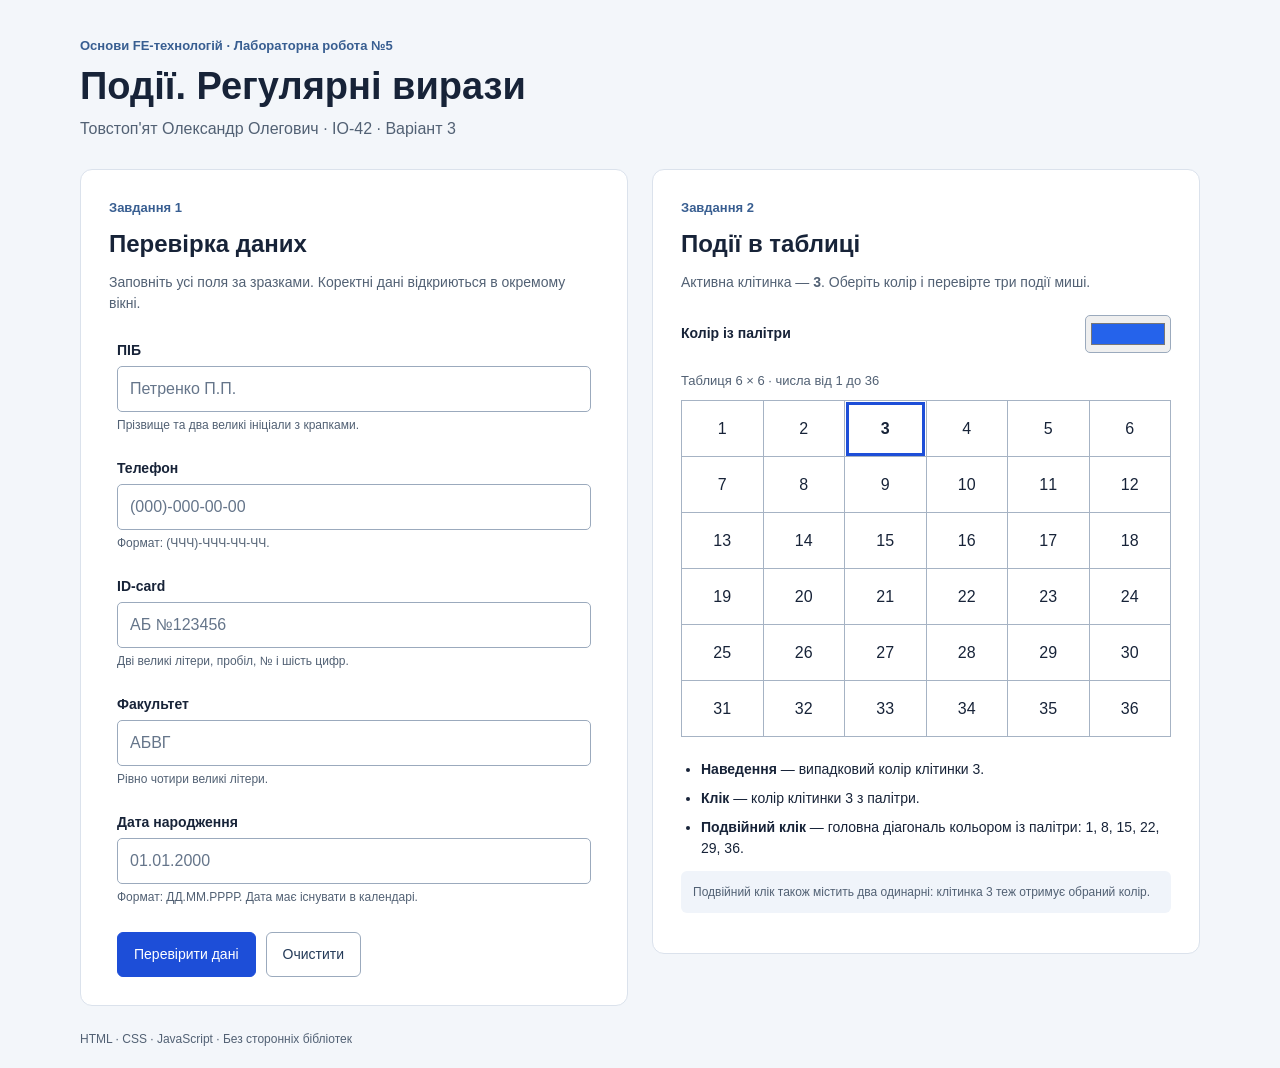
<file: index.html>
<!DOCTYPE html>
<html lang="uk">
<head>
    <meta charset="UTF-8">
    <meta name="viewport" content="width=device-width, initial-scale=1.0">
    <meta name="description" content="Лабораторна робота №5: події JavaScript та перевірка форми регулярними виразами. Варіант 3.">
    <title>Товстоп'ят О. О., ІО-42, Лаб. роб. №5, Варіант 3</title>
    <link rel="icon" href="data:,">
    <link rel="stylesheet" href="style.css">
    <script src="validation.js" defer></script>
    <script src="script.js" defer></script>
</head>
<body>
    <header class="page-header">
        <p class="eyebrow">Основи FE-технологій · Лабораторна робота №5</p>
        <h1>Події. Регулярні вирази</h1>
        <p>Товстоп'ят Олександр Олегович · ІО-42 · Варіант 3</p>
    </header>
    <main class="tasks">
        <section class="card" aria-labelledby="form-title">
            <p class="eyebrow">Завдання 1</p>
            <h2 id="form-title">Перевірка даних</h2>
            <p class="intro">Заповніть усі поля за зразками. Коректні дані відкриються в окремому вікні.</p>
            <form id="data-form" novalidate>
                <div class="form-row">
                    <label for="fullName">ПІБ</label>
                    <input id="fullName" name="fullName" type="text" placeholder="Петренко П.П."
                        aria-describedby="fullName-hint fullName-error" required>
                    <small id="fullName-hint">Прізвище та два великі ініціали з крапками.</small>
                    <span class="error" id="fullName-error"></span>
                </div>
                <div class="form-row">
                    <label for="phone">Телефон</label>
                    <input id="phone" name="phone" type="tel" autocomplete="tel" placeholder="(000)-000-00-00"
                        aria-describedby="phone-hint phone-error" required>
                    <small id="phone-hint">Формат: (ЧЧЧ)-ЧЧЧ-ЧЧ-ЧЧ.</small>
                    <span class="error" id="phone-error"></span>
                </div>
                <div class="form-row">
                    <label for="idCard">ID-card</label>
                    <input id="idCard" name="idCard" type="text" placeholder="АБ №123456"
                        aria-describedby="idCard-hint idCard-error" required>
                    <small id="idCard-hint">Дві великі літери, пробіл, № і шість цифр.</small>
                    <span class="error" id="idCard-error"></span>
                </div>
                <div class="form-row">
                    <label for="faculty">Факультет</label>
                    <input id="faculty" name="faculty" type="text" placeholder="АБВГ"
                        aria-describedby="faculty-hint faculty-error" required>
                    <small id="faculty-hint">Рівно чотири великі літери.</small>
                    <span class="error" id="faculty-error"></span>
                </div>
                <div class="form-row">
                    <label for="birthDate">Дата народження</label>
                    <input id="birthDate" name="birthDate" type="text" inputmode="numeric" placeholder="01.01.2000"
                        aria-describedby="birthDate-hint birthDate-error" required>
                    <small id="birthDate-hint">Формат: ДД.ММ.РРРР. Дата має існувати в календарі.</small>
                    <span class="error" id="birthDate-error"></span>
                </div>
                <div class="actions">
                    <button type="submit">Перевірити дані</button>
                    <button type="reset" class="secondary">Очистити</button>
                </div>
                <p id="form-status" class="status" role="status" aria-live="polite"></p>
            </form>
        </section>
        <section class="card" aria-labelledby="table-title">
            <p class="eyebrow">Завдання 2</p>
            <h2 id="table-title">Події в таблиці</h2>
            <p class="intro">Активна клітинка — <strong>3</strong>. Оберіть колір і перевірте три події миші.</p>
            <label class="palette" for="color-picker">
                <span>Колір із палітри</span>
                <input id="color-picker" type="color" value="#2563eb">
            </label>
            <table id="color-table" aria-describedby="table-help">
                <caption>Таблиця 6 × 6 · числа від 1 до 36</caption>
                <tbody></tbody>
            </table>
            <ul class="event-guide" id="table-help">
                <li><strong>Наведення</strong> — випадковий колір клітинки 3.</li>
                <li><strong>Клік</strong> — колір клітинки 3 з палітри.</li>
                <li><strong>Подвійний клік</strong> — головна діагональ кольором із палітри: 1, 8, 15, 22, 29, 36.</li>
            </ul>
            <p class="note">Подвійний клік також містить два одинарні: клітинка 3 теж отримує обраний колір.</p>
            <p id="table-status" class="status" role="status" aria-live="polite"></p>
        </section>
    </main>
    <footer>HTML · CSS · JavaScript · Без сторонніх бібліотек</footer>
</body>
</html>
</file>
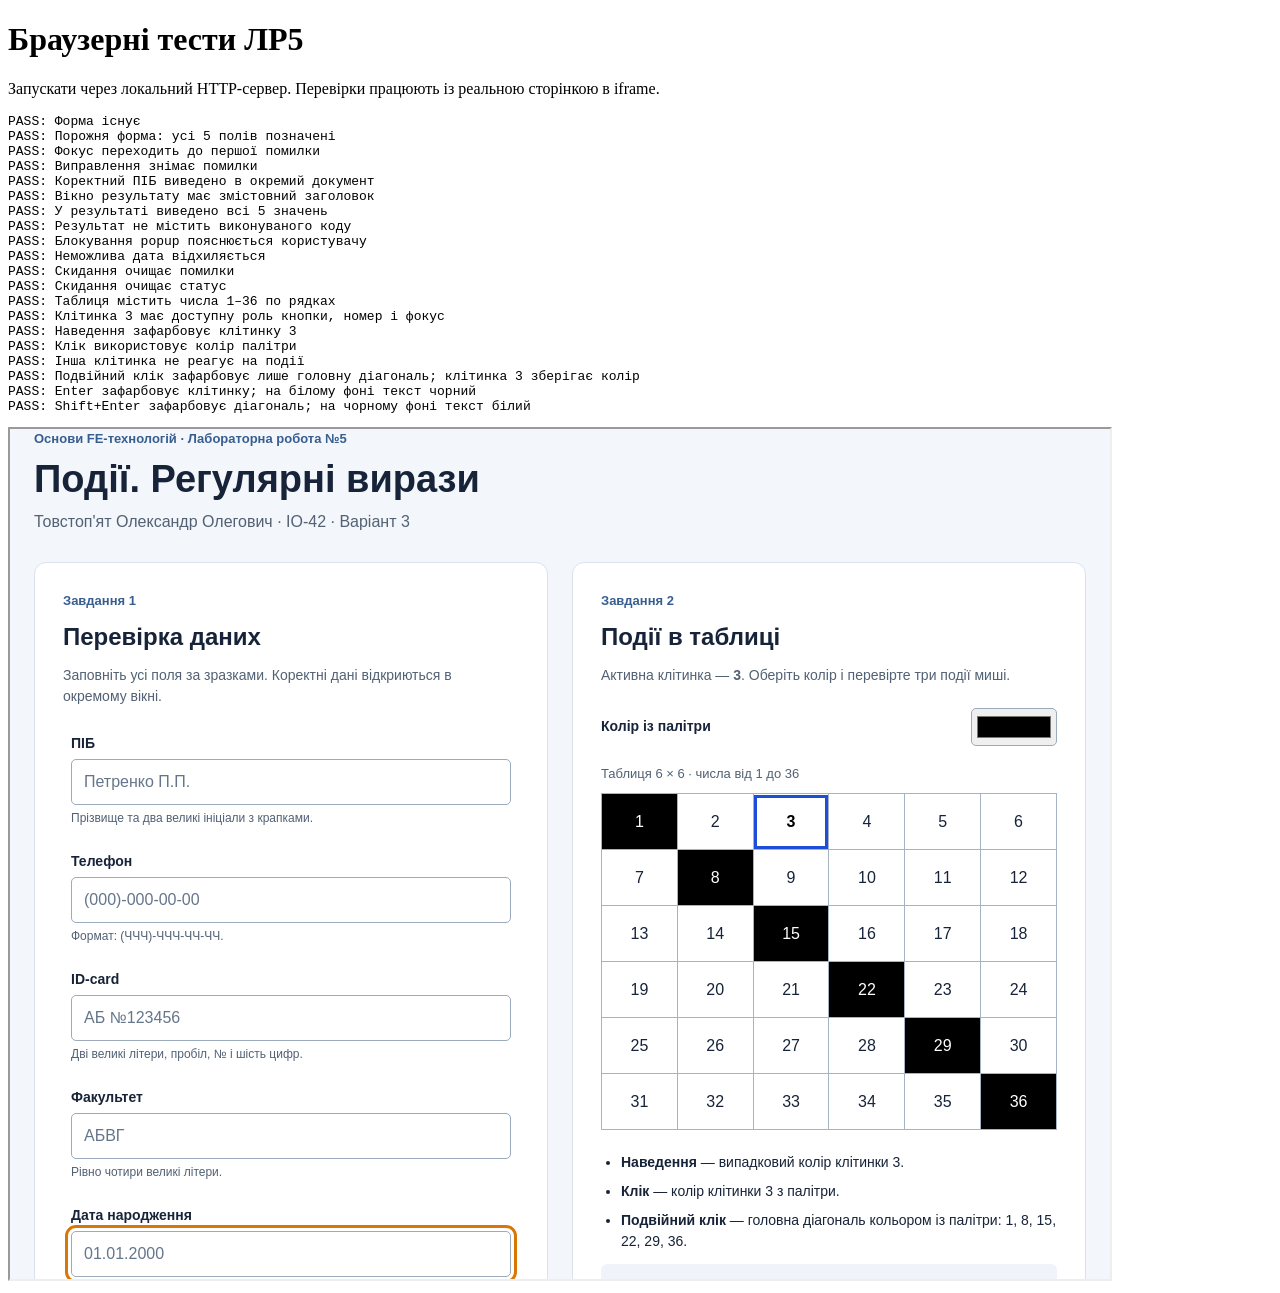
<file: tests/browser.html>
<!DOCTYPE html>
<html lang="uk">
<meta charset="UTF-8">
<title>ЛР5 — браузерні тести</title>
<h1>Браузерні тести ЛР5</h1>
<p>Запускати через локальний HTTP-сервер. Перевірки працюють із реальною сторінкою в iframe.</p>
<pre id="results">Виконання…</pre>
<iframe id="page" src="../index.html" title="Сторінка лабораторної" width="1100" height="850"></iframe>
<script>
const frame = document.getElementById('page');
frame.addEventListener('load', () => {
    const results = [];
    const win = frame.contentWindow;
    const doc = frame.contentDocument;
    const check = (condition, message) => {
        if (!condition) throw new Error(message);
        results.push('PASS: ' + message);
    };
    const submit = () => doc.getElementById('data-form').requestSubmit();
    const event = (element, type) => element.dispatchEvent(new win.MouseEvent(type, { bubbles: true }));
    let openedDocument;
    const originalOpen = win.open;
    try {
        const form = doc.getElementById('data-form');
        check(Boolean(form), 'Форма існує');
        win.open = () => { throw new Error('Не можна відкривати вікно для невалідних даних'); };
        submit();
        check(doc.querySelectorAll('[aria-invalid="true"]').length === 5, 'Порожня форма: усі 5 полів позначені');
        check(doc.activeElement.id === 'fullName', 'Фокус переходить до першої помилки');
        const fields = {
            fullName: 'Петренко П.П.', phone: '(000)-000-00-00',
            idCard: 'АБ №123456', faculty: 'АБВГ', birthDate: '01.01.2000'
        };
        for (const [id, value] of Object.entries(fields)) {
            const input = doc.getElementById(id);
            input.value = value;
            input.dispatchEvent(new win.Event('input', { bubbles: true }));
        }
        check(doc.querySelectorAll('[aria-invalid="true"]').length === 0, 'Виправлення знімає помилки');
        win.open = () => {
            openedDocument = document.implementation.createHTMLDocument('');
            return { document: openedDocument, focus() {}, opener: win };
        };
        submit();
        check(openedDocument?.body.textContent.includes('Петренко П.П.'), 'Коректний ПІБ виведено в окремий документ');
        check(openedDocument.title === 'ЛР5 — введені дані', 'Вікно результату має змістовний заголовок');
        check(openedDocument.querySelectorAll('dd').length === 5, 'У результаті виведено всі 5 значень');
        check(openedDocument.querySelectorAll('script').length === 0, 'Результат не містить виконуваного коду');
        win.open = () => null;
        submit();
        check(doc.getElementById('form-status').textContent.includes('заблок'), 'Блокування popup пояснюється користувачу');
        doc.getElementById('birthDate').value = '31.04.2000';
        submit();
        check(doc.getElementById('birthDate').getAttribute('aria-invalid') === 'true', 'Неможлива дата відхиляється');
        form.reset();
        check(doc.querySelectorAll('[aria-invalid="true"]').length === 0, 'Скидання очищає помилки');
        check(doc.getElementById('form-status').textContent === '', 'Скидання очищає статус');

        const cells = Array.from(doc.querySelectorAll('#color-table td'));
        check(cells.length === 36 && cells.every((cell, i) => cell.textContent === String(i + 1)), 'Таблиця містить числа 1–36 по рядках');
        const target = cells[2];
        check(target.getAttribute('role') === 'button' && target.tabIndex === 0
            && target.getAttribute('aria-label').includes('3'), 'Клітинка 3 має доступну роль кнопки, номер і фокус');
        const before = target.style.backgroundColor;
        event(target, 'mouseenter');
        check(target.style.backgroundColor !== '' && target.style.backgroundColor !== before, 'Наведення зафарбовує клітинку 3');
        const picker = doc.getElementById('color-picker');
        picker.value = '#123456';
        event(target, 'click');
        check(target.style.backgroundColor === 'rgb(18, 52, 86)', 'Клік використовує колір палітри');
        event(cells[1], 'mouseenter');
        event(cells[1], 'click');
        event(cells[1], 'dblclick');
        check(cells[1].style.backgroundColor === '', 'Інша клітинка не реагує на події');
        event(target, 'dblclick');
        const colored = cells.filter(cell => cell.style.backgroundColor === 'rgb(18, 52, 86)').map(cell => Number(cell.textContent));
        check(JSON.stringify(colored) === '[1,3,8,15,22,29,36]', 'Подвійний клік зафарбовує лише головну діагональ; клітинка 3 зберігає колір');
        picker.value = '#ffffff';
        target.dispatchEvent(new win.KeyboardEvent('keydown', { key: 'Enter', bubbles: true }));
        check(target.style.backgroundColor === 'rgb(255, 255, 255)' && target.style.color === 'rgb(0, 0, 0)', 'Enter зафарбовує клітинку; на білому фоні текст чорний');
        picker.value = '#000000';
        target.dispatchEvent(new win.KeyboardEvent('keydown', { key: 'Enter', shiftKey: true, bubbles: true }));
        check(cells[35].style.backgroundColor === 'rgb(0, 0, 0)' && cells[35].style.color === 'rgb(255, 255, 255)', 'Shift+Enter зафарбовує діагональ; на чорному фоні текст білий');
        window.testResult = { passed: true, checks: results.length };
    } catch (error) {
        results.push('FAIL: ' + error.message);
        window.testResult = { passed: false, error: error.message };
    } finally {
        win.open = originalOpen;
        document.getElementById('results').textContent = results.join('\n');
    }
});
</script>
</html>
</file>
<file: style.css>
* { box-sizing: border-box; }

body {
    margin: 0;
    padding: 36px 24px 20px;
    font-family: Arial, Helvetica, sans-serif;
    color: #172338;
    background: #f3f6fa;
    line-height: 1.5;
}

.page-header, .tasks, footer { max-width: 1120px; margin: 0 auto; }
.page-header { margin-bottom: 28px; }
.eyebrow { margin: 0 0 8px; color: #385e91; font-size: 13px; font-weight: bold; }
h1 { margin: 0 0 8px; font-size: clamp(26px, 4vw, 38px); line-height: 1.2; }
h2 { margin: 0 0 10px; font-size: 24px; }
.page-header > p:last-child { margin: 0; color: #526174; }
.tasks { display: grid; grid-template-columns: 1fr 1fr; gap: 24px; align-items: start; }
.card { min-width: 0; padding: 28px; border: 1px solid #dbe2ec; border-radius: 12px; background: #fff; }
.intro { margin: 0 0 22px; color: #526174; font-size: 14px; }
.form-row { margin-bottom: 14px; padding: 4px 8px 6px; border-radius: 6px; }
label { display: block; margin-bottom: 5px; font-size: 14px; font-weight: bold; }
input:not([type="color"]) {
    width: 100%; min-width: 0; padding: 10px 12px; border: 1px solid #9baabd;
    border-radius: 5px; background: #fff; color: #172338; font: inherit;
}
input::placeholder { color: #65758a; }
small { display: block; margin-top: 4px; color: #526174; font-size: 12px; }
.error { display: block; color: #a0192c; font-size: 12px; }
.error:empty { display: none; }
.form-row.invalid { background: #fff0f1; }
.invalid input { border: 2px solid #b4233c; }
.actions { display: flex; flex-wrap: wrap; gap: 10px; margin: 20px 8px 0; }
button {
    padding: 11px 16px; border: 1px solid #1d4ed8; border-radius: 6px;
    background: #1d4ed8; color: #fff; font: inherit; font-size: 14px; cursor: pointer;
}
button:hover { background: #173fb0; }
button.secondary { border-color: #9baabd; background: #fff; color: #253b59; }
button.secondary:hover { background: #edf2f9; }
input:focus-visible, button:focus-visible, td:focus-visible { outline: 3px solid #d97706; outline-offset: 3px; }
.status { margin: 14px 8px 0; font-size: 13px; }
.status:empty { display: none; }
.status[data-state="error"] { color: #a0192c; }
.status[data-state="success"] { color: #166534; }
.palette { display: flex; align-items: center; justify-content: space-between; gap: 12px; margin-bottom: 18px; }
input[type="color"] { width: 86px; height: 38px; padding: 3px; border: 1px solid #9baabd; border-radius: 5px; cursor: pointer; }
table { width: 100%; border-collapse: collapse; table-layout: fixed; }
caption { margin-bottom: 10px; color: #526174; font-size: 13px; text-align: left; }
td { height: 56px; border: 1px solid #a6b3c4; text-align: center; font-size: 16px; background: #fff; }
td.active-cell { outline: 3px solid #1d4ed8; outline-offset: -4px; cursor: pointer; font-weight: bold; }
.event-guide { padding-left: 20px; margin: 22px 0 12px; font-size: 14px; }
.event-guide li { margin-bottom: 8px; }
.note { padding: 12px; border-radius: 6px; background: #f0f4fa; color: #526174; font-size: 12px; }
footer { padding-top: 24px; color: #526174; font-size: 12px; }

@media (max-width: 760px) {
    body { padding: 24px 14px; }
    .tasks { grid-template-columns: 1fr; }
    .card { padding: 20px 16px; }
    td { height: 46px; }
}
</file>
